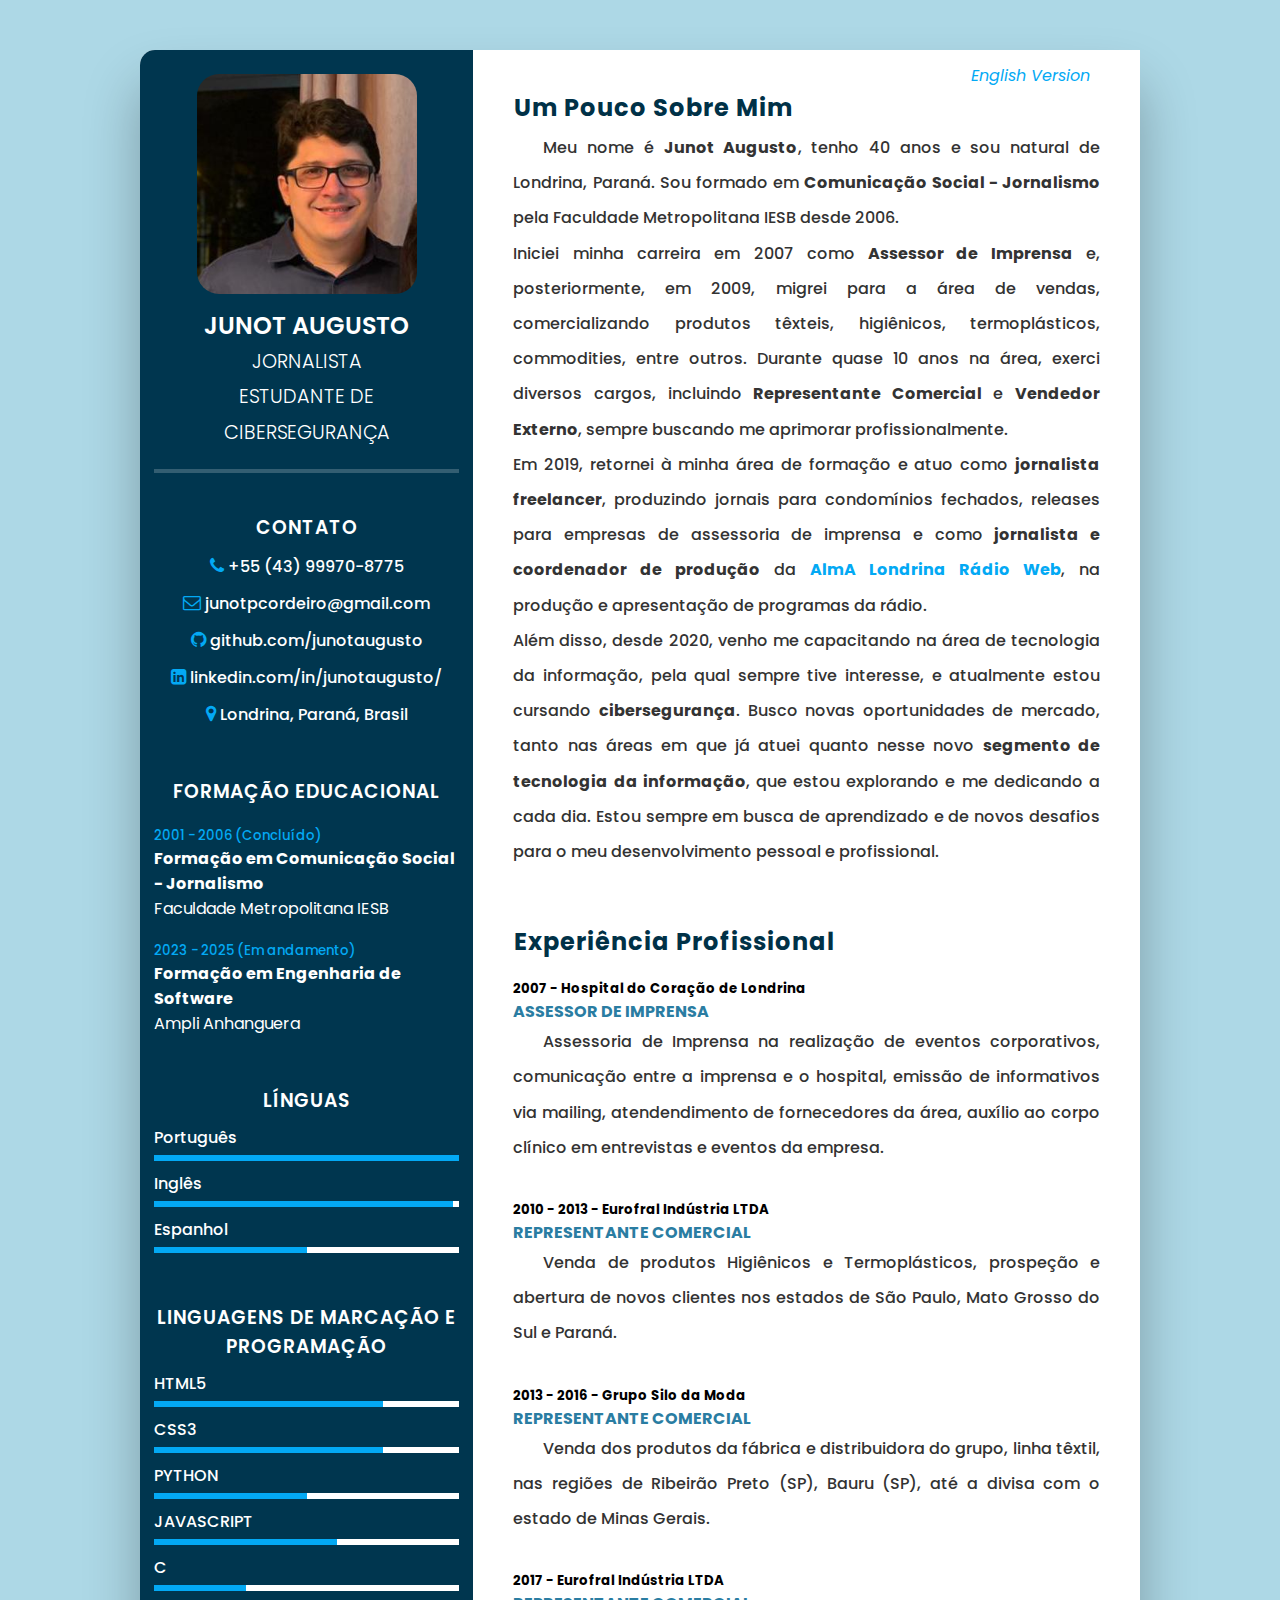
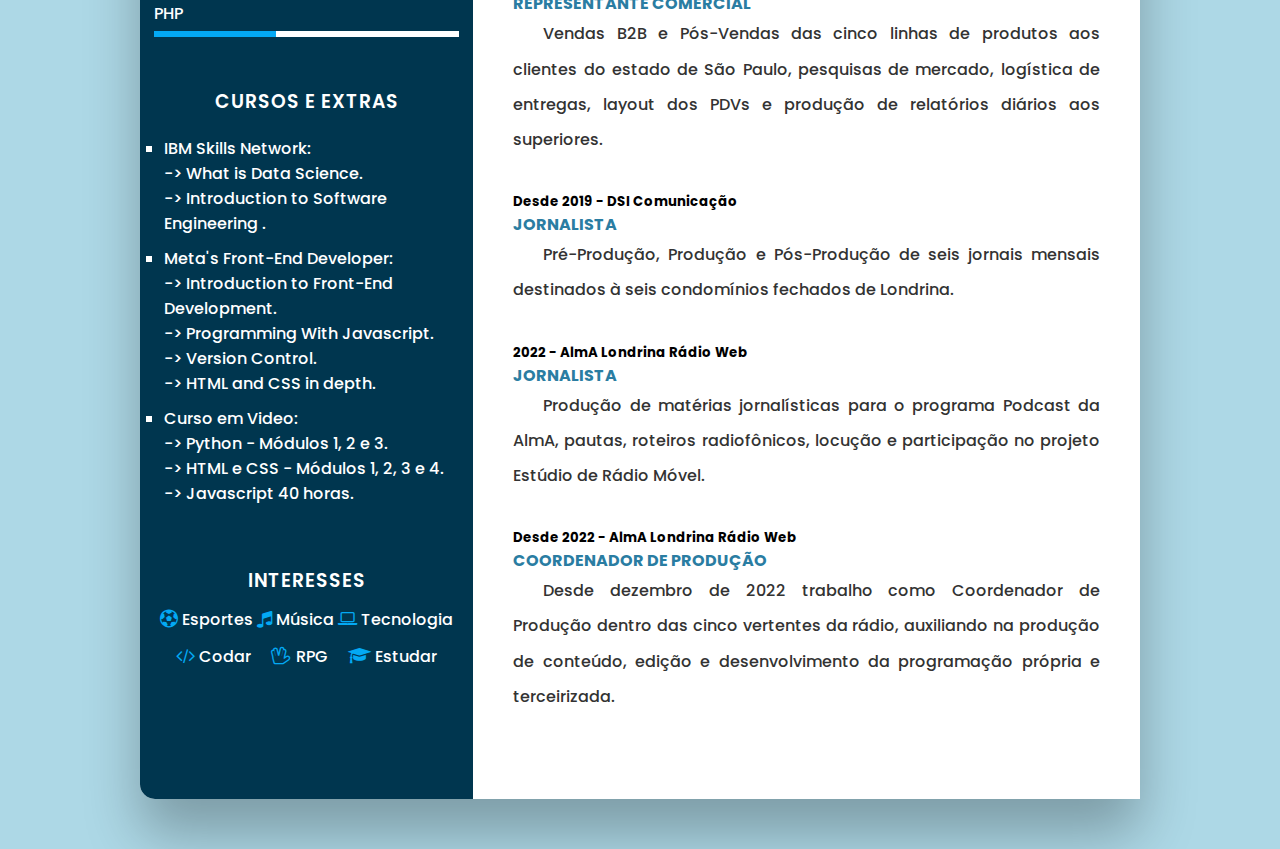
<file: index.html>
<!DOCTYPE html>
<html lang="pt-br">
<head>
    <meta charset="UTF-8">
    <meta http-equiv="X-UA-Compatible" content="IE=edge">
    <meta name="viewport" content="width=device-width, initial-scale=1.0">
    <title>Portfólio</title>
    <link rel="stylesheet" href="https://cdnjs.cloudflare.com/ajax/libs/font-awesome/4.7.0/css/font-awesome.css" integrity="sha512-5A8nwdMOWrSz20fDsjczgUidUBR8liPYU+WymTZP1lmY9G6Oc7HlZv156XqnsgNUzTyMefFTcsFH/tnJE/+xBg==" crossorigin="anonymous" referrerpolicy="no-referrer" />
    <link rel="stylesheet" href="style.css">
</head>
<body>
    <div class="container">
        <div class="left_side">
            <div class="profileText">
                <div class="imgBx">
                    <a href="https://github.com/junotaugusto" target="_blank" title="Junot Augusto"><img src="imagens/foto-whatsapp.jpeg" alt="Foto de Perfil Junot"></a>
                </div>
                <h2>Junot Augusto<br><span>Jornalista</span><br><span>Estudante de Cibersegurança</span></h2>
                
            </div>
            <div class="contactInfo" style="text-align: center;">
                <h3 class="title">Contato</h3>
                <ul>
                    <li>
                        <span class="icon"><i class="fa fa-phone" aria-hidden="true"></i></span>
                        <a href="https://wa.me/+5543999708775" target="_blank"><span class="text">+55 (43) 99970-8775</span></a>
                    </li>
                    <li>
                        <span class="icon"><i class="fa fa-envelope-o" aria-hidden="true"></i></span>
                        <a href="mailto:junotpcordeiro@gmail.com" target="_blank"><span class="text">junotpcordeiro@gmail.com</span></a>
                    </li>
                    <li>
                        <span class="icon"><i class="fa fa-github" aria-hidden="true"></i></span>
                        <a href="https://github.com/junotaugusto"><span class="text">github.com/junotaugusto</span></a>
                    </li>
                    <li>
                        <span class="icon"><i class="fa fa-linkedin-square" aria-hidden="true"></i></span>
                        <span class="text">linkedin.com/in/junotaugusto/</span>
                    </li>
                    <li>
                        <span class="icon"><i class="fa fa-map-marker" aria-hidden="true"></i></span>
                        <span class="text">Londrina, Paraná, Brasil</span>
                    </li>
                </ul>
            </div>
            <div class="contactInfo education">
                <h3 class="title">Formação Educacional</h3>
                <ul>
                    <li>
                        <h5>2001 - 2006 (Concluído)</h5>
                        <h4>Formação em Comunicação Social - Jornalismo</h4>
                        <h4>Faculdade Metropolitana IESB</h4>
                    </li>
                    <li>
                        <h5>2023 - 2025 (Em andamento)</h5>
                        <h4>Formação em Engenharia de Software</h4>
                        <h4>Ampli Anhanguera</h4>
                    </li>
                </ul>
            </div>
            <div class="contactInfo language">
                <h3 class="title">Línguas</h3>
                <ul>
                    <li>
                        <span class="text">Português</span>
                        <span class="percent">
                            <div style="width: 100%;"></div>
                        </span>
                    </li>
                    <li>
                        <span class="text">Inglês</span>
                        <span class="percent">
                            <div style="width: 98%;"></div>
                        </span>
                    </li>
                    <li>
                        <span class="text">Espanhol</span>
                        <span class="percent">
                            <div style="width: 50%;"></div>
                        </span>
                    </li>
                </ul>
            </div> 
            <div class="contactInfo language">
                <h3 class="title">Linguagens de marcação e programação</h3>
                <ul>
                    <li>
                        <span class="text">HTML5</span>
                        <span class="percent">
                            <div style="width: 75%;"></div>
                        </span>
                    </li>
                    <li>
                        <span class="text">CSS3</span>
                        <span class="percent">
                            <div style="width: 75%;"></div>
                        </span>
                    </li>
                    <li>
                        <span class="text">PYTHON</span>
                        <span class="percent">
                            <div style="width: 50%;"></div>
                        </span>
                    </li>
                    <li>
                        <span class="text">JAVASCRIPT</span>
                        <span class="percent">
                            <div style="width: 60%;"></div>
                        </span>
                    </li>
                    <li>
                        <span class="text">C</span>
                        <span class="percent">
                            <div style="width: 30%;"></div>
                        </span>
                    </li>
                    <li>
                        <span class="text">PHP</span>
                        <span class="percent">
                            <div style="width: 40%;"></div>
                        </span>
                    </li>
                </ul>
            </div>

            <div class="contactInfo language">
                <h3 class="title">CURSOS E EXTRAS</h3>
                <ul style="padding: 10px;">
                    <li style="list-style-type: square; color: white">
                        <span>IBM Skills Network:<br>-> What is Data Science.<br>-> Introduction to Software Engineering .</span>
                    </li>
                    <li style="list-style-type: square; color: white">
                        <span class="text">Meta's Front-End Developer:<br> -> Introduction to Front-End Development.<br>-> Programming With Javascript.<br>-> Version Control.<br>-> HTML and CSS in depth.</span>
                    </li>
                    <li style="list-style-type: square; color: white">
                        <span class="text">Curso em Video:<br>-> Python - Módulos 1, 2 e 3.<br>-> HTML e CSS - Módulos 1, 2, 3 e 4.<br>-> Javascript 40 horas. </span>
                    </li>
                </ul>
            </div>
            
            <div class="contactInfo language">
                <h3 class="title">Interesses</h3>
                <ul>
                    <li style="text-align: center;">
                        <span class="icon"><i class="fa fa-futbol-o" aria-hidden="true"></i></span>
                        <span class="text">Esportes </span>
                        <span class="icon"><i class="fa fa-music" aria-hidden="true"></i></span>
                        <span class="text">Música </span>
                        <span class="icon"><i class="fa fa-laptop" aria-hidden="true"></i></i></span>
                        <span class="text">Tecnologia</span>
                    </li>
                    <li style="text-align: center;">
                        <span class="icon"><i class="fa fa-code" aria-hidden="true"></i></i></span>
                        <span class="text">Codar </span> &nbsp;&nbsp;&nbsp;
                        <span class="icon"><i class="fa fa-hand-spock-o" aria-hidden="true"></i></span>
                        <span class="text"> RPG</span>&nbsp;&nbsp;&nbsp;&nbsp;
                        <span class="icon"></i><i class="fa fa-graduation-cap" aria-hidden="true"></i></span>
                        <span class="text">Estudar</span>
                    </li>
                </ul>
            </div>
                   
        </div>
        <div class="right_side">
            <div class="ingles"><a href="e-version.html"><i>English Version</i></a></div>
            <div class="about">
                <a href="CV-JUNOTAUGUSTO-2023.docx" target="_blank" title="Currículo Junot Augusto 2022">
                    <h2 class="title2" style="margin-bottom: 5px;">Um pouco sobre mim</h2>
                </a>
                <p>
                    Meu nome é <strong>Junot Augusto</strong>, tenho 40 anos e sou natural de Londrina, Paraná. Sou formado em <strong>Comunicação Social - Jornalismo</strong> pela Faculdade Metropolitana IESB desde 2006.<br>
                    Iniciei minha carreira em 2007 como <strong>Assessor de Imprensa</strong> e, posteriormente, em 2009, migrei para a área de vendas, comercializando produtos têxteis, higiênicos, termoplásticos, commodities, entre outros. Durante quase 10 anos na área, exerci diversos cargos, incluindo <strong>Representante Comercial</strong> e <strong>Vendedor Externo</strong>, sempre buscando me aprimorar profissionalmente.<br>
                    Em 2019, retornei à minha área de formação e atuo como <strong>jornalista freelancer</strong>, produzindo jornais para condomínios fechados, releases para empresas de assessoria de imprensa e como <strong>jornalista e coordenador de produção</strong> da <strong><a href="https://almalondrina.com.br/" target="_blank">AlmA Londrina Rádio Web</a></strong>, na produção e apresentação de programas da rádio. <br>
                    Além disso, desde 2020, venho me capacitando na área de tecnologia da informação, pela qual sempre tive interesse, e atualmente estou cursando <strong>cibersegurança</strong>.
                    Busco novas oportunidades de mercado, tanto nas áreas em que já atuei quanto nesse novo <strong>segmento de tecnologia da informação</strong>, que estou explorando e me dedicando a cada dia. Estou sempre em busca de aprendizado e de novos desafios para o meu desenvolvimento pessoal e profissional.
                </p>
            </div>
            <div class="about">
                <h2 class="title2" style="width: 322px; text-align: center; margin-bottom: 5px;" >Experiência Profissional</h2>
                <div class="box">
                    <div class="year_company">
                        <h5>2007 - Hospital do Coração de Londrina</h5>
                        <div class="text">
                            <h4>Assessor de Imprensa</h4>
                            <p>Assessoria de Imprensa na realização de eventos corporativos, comunicação entre a imprensa e o hospital, emissão de informativos via mailing, atendendimento de fornecedores da área, auxílio ao corpo clínico em entrevistas e eventos da empresa.</p>
                        </div>
                        <h5>2010 - 2013 - Eurofral Indústria LTDA</h5>
                        <div class="text">
                            <h4>Representante Comercial</h4>
                            <p>Venda de produtos Higiênicos e Termoplásticos, prospeção e abertura de novos clientes nos estados de São Paulo, Mato Grosso do Sul e Paraná.</p>
                        </div>
                        <h5>2013 - 2016 - Grupo Silo da Moda</h5>
                        <div class="text">
                            <h4>Representante Comercial</h4>
                            <p>Venda dos produtos da fábrica e distribuidora do grupo, linha têxtil, nas regiões de Ribeirão Preto (SP), Bauru (SP), até a divisa com o estado de Minas Gerais.</p>
                        </div>
                        <h5>2017 - Eurofral Indústria LTDA</h5>
                        <div class="text">
                            <h4>Representante Comercial</h4>
                            <p>Vendas B2B e Pós-Vendas das cinco linhas de produtos aos clientes do estado de São Paulo, pesquisas de mercado, logística de entregas, layout dos PDVs e produção de relatórios diários aos superiores.</p>
                        </div>
                        <h5>Desde 2019 - DSI Comunicação</h5>
                        <div class="text">
                            <h4>Jornalista</h4>
                            <p>Pré-Produção, Produção e Pós-Produção de seis jornais mensais destinados à seis condomínios fechados de Londrina.</p>
                        </div>
                        <h5>2022 - AlmA Londrina Rádio Web</h5>
                        <div class="text">
                            <h4>Jornalista</h4>
                            <p>Produção de matérias jornalísticas para o programa Podcast da AlmA, pautas, roteiros radiofônicos, locução e participação no projeto Estúdio de Rádio Móvel.</p>
                        </div>
                        <h5>Desde 2022 - AlmA Londrina Rádio Web</h5>
                        <div class="text">
                            <h4>Coordenador de Produção</h4>
                            <p>Desde dezembro de 2022 trabalho como Coordenador de Produção dentro das cinco vertentes da rádio, auxiliando na produção de conteúdo, edição e desenvolvimento da programação própria e terceirizada.</p>
                        </div>
                    </div>
                </div>
            </div>
        </div>
    </div>
            
        
</body>
</html>
</file>
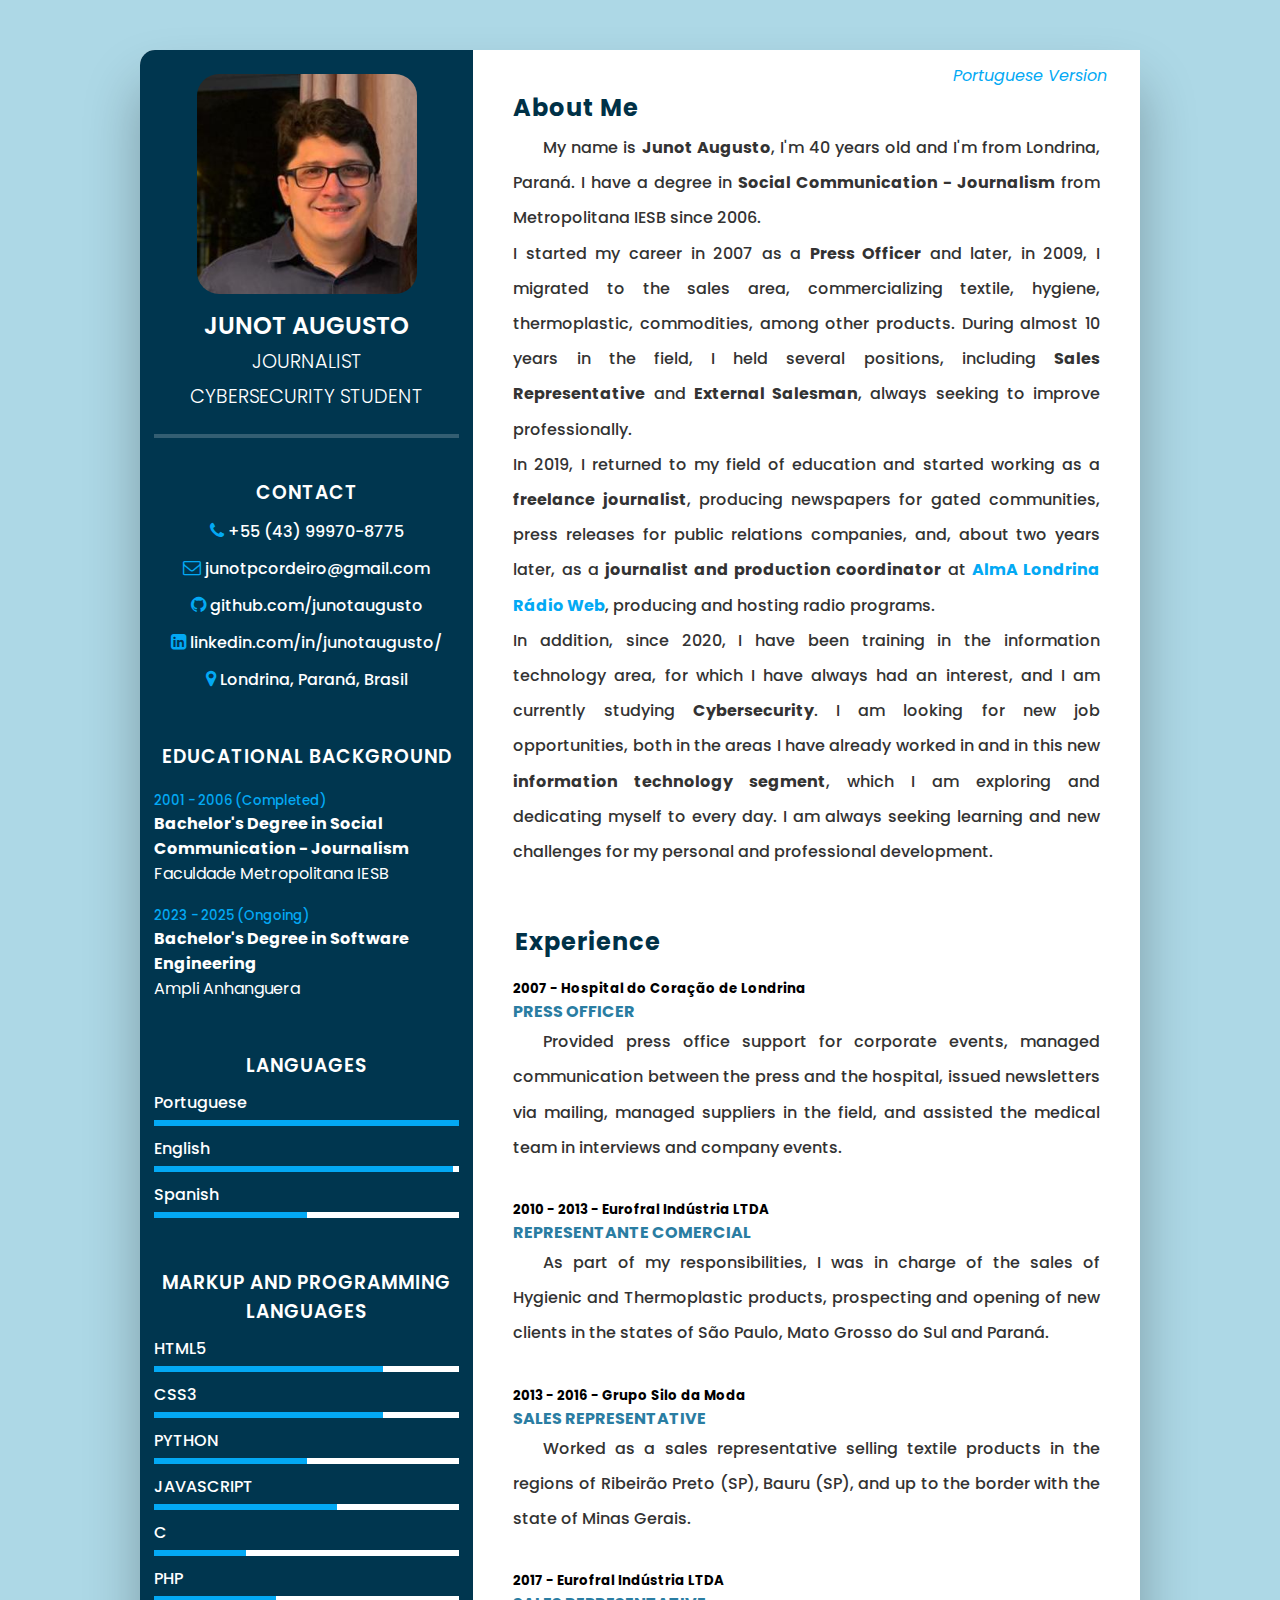
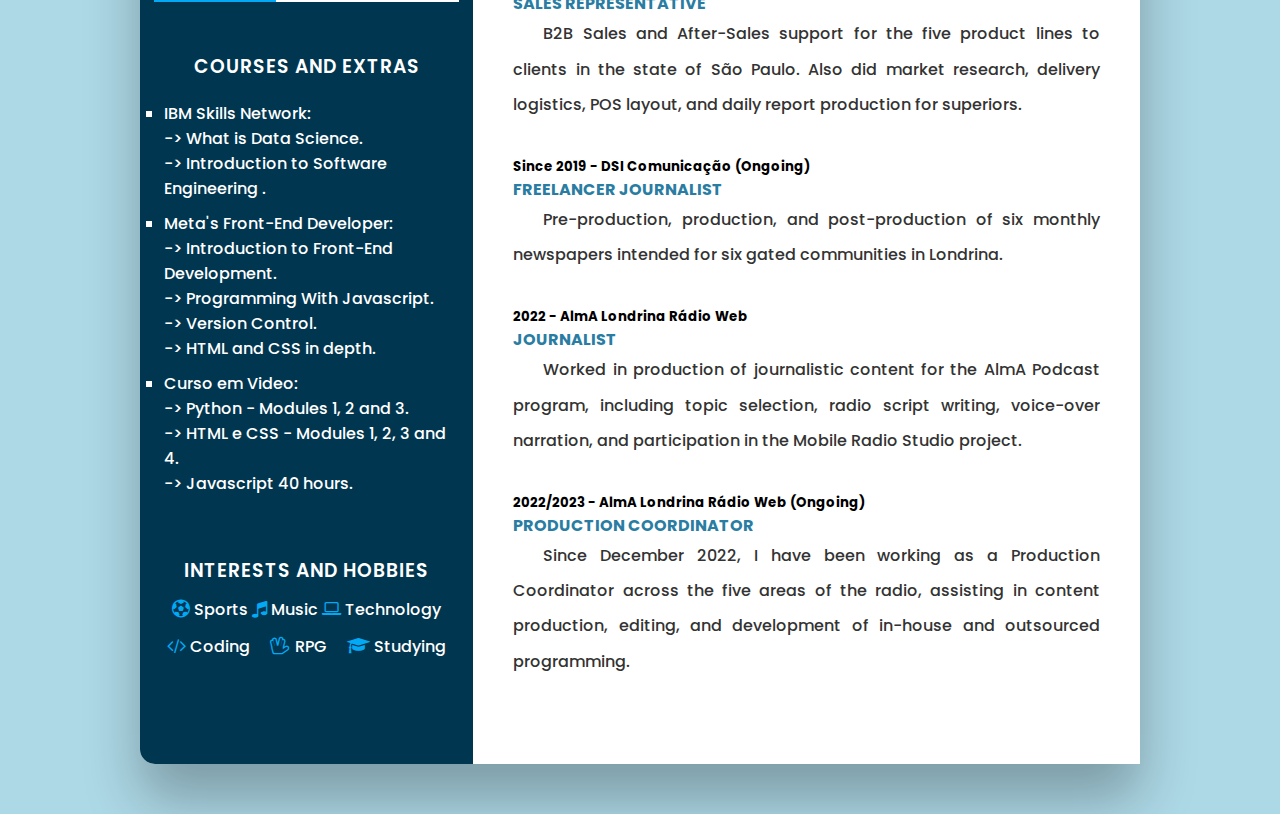
<file: e-version.html>
<!DOCTYPE html>
<html lang="pt-br">
<head>
    <meta charset="UTF-8">
    <meta http-equiv="X-UA-Compatible" content="IE=edge">
    <meta name="viewport" content="width=device-width, initial-scale=1.0">
    <title>Portfolio</title>
    <link rel="stylesheet" href="https://cdnjs.cloudflare.com/ajax/libs/font-awesome/4.7.0/css/font-awesome.css" integrity="sha512-5A8nwdMOWrSz20fDsjczgUidUBR8liPYU+WymTZP1lmY9G6Oc7HlZv156XqnsgNUzTyMefFTcsFH/tnJE/+xBg==" crossorigin="anonymous" referrerpolicy="no-referrer" />
    <link rel="stylesheet" href="style.css">
</head>
<body>
    <div class="container">
        <div class="left_side">
            <div class="profileText">
                <div class="imgBx">
                    <a href="https://github.com/junotaugusto" target="_blank" title="Junot Augusto"><img src="imagens/foto-whatsapp.jpeg" alt="Foto de Perfil Junot"></a>
                </div>
                <h2>Junot Augusto<br><span>Journalist</span><br><span>Cybersecurity Student</span></h2>
                
            </div>
            <div class="contactInfo" style="text-align: center;">
                <h3 class="title">Contact</h3>
                <ul>
                    <li>
                        <span class="icon"><i class="fa fa-phone" aria-hidden="true"></i></span>
                        <a href="https://wa.me/+5543999708775" target="_blank"><span class="text">+55 (43) 99970-8775</span></a>
                    </li>
                    <li>
                        <span class="icon"><i class="fa fa-envelope-o" aria-hidden="true"></i></span>
                        <a href="mailto:junotpcordeiro@gmail.com" target="_blank"><span class="text">junotpcordeiro@gmail.com</span></a>
                    </li>
                    <li>
                        <span class="icon"><i class="fa fa-github" aria-hidden="true"></i></span>
                        <a href="https://github.com/junotaugusto"><span class="text">github.com/junotaugusto</span></a>
                    </li>
                    <li>
                        <span class="icon"><i class="fa fa-linkedin-square" aria-hidden="true"></i></span>
                        <span class="text">linkedin.com/in/junotaugusto/</span>
                    </li>
                    <li>
                        <span class="icon"><i class="fa fa-map-marker" aria-hidden="true"></i></span>
                        <span class="text">Londrina, Paraná, Brasil</span>
                    </li>
                </ul>
            </div>
            <div class="contactInfo education">
                <h3 class="title">Educational Background</h3>
                <ul>
                    <li>
                        <h5>2001 - 2006 (Completed)</h5>
                        <h4>Bachelor's Degree in Social Communication - Journalism</h4>
                        <h4>Faculdade Metropolitana IESB</h4>
                    </li>
                    <li>
                        <h5>2023 - 2025 (Ongoing)</h5>
                        <h4>Bachelor's Degree in Software Engineering</h4>
                        <h4>Ampli Anhanguera</h4>
                    </li>
                </ul>
            </div>
            <div class="contactInfo language">
                <h3 class="title">Languages</h3>
                <ul>
                    <li>
                        <span class="text">Portuguese</span>
                        <span class="percent">
                            <div style="width: 100%;"></div>
                        </span>
                    </li>
                    <li>
                        <span class="text">English</span>
                        <span class="percent">
                            <div style="width: 98%;"></div>
                        </span>
                    </li>
                    <li>
                        <span class="text">Spanish</span>
                        <span class="percent">
                            <div style="width: 50%;"></div>
                        </span>
                    </li>
                </ul>
            </div> 
            <div class="contactInfo language">
                <h3 class="title">Markup and Programming Languages</h3>
                <ul>
                    <li>
                        <span class="text">HTML5</span>
                        <span class="percent">
                            <div style="width: 75%;"></div>
                        </span>
                    </li>
                    <li>
                        <span class="text">CSS3</span>
                        <span class="percent">
                            <div style="width: 75%;"></div>
                        </span>
                    </li>
                    <li>
                        <span class="text">PYTHON</span>
                        <span class="percent">
                            <div style="width: 50%;"></div>
                        </span>
                    </li>
                    <li>
                        <span class="text">JAVASCRIPT</span>
                        <span class="percent">
                            <div style="width: 60%;"></div>
                        </span>
                    </li>
                    <li>
                        <span class="text">C</span>
                        <span class="percent">
                            <div style="width: 30%;"></div>
                        </span>
                    </li>
                    <li>
                        <span class="text">PHP</span>
                        <span class="percent">
                            <div style="width: 40%;"></div>
                        </span>
                    </li>
                </ul>
            </div>

            <div class="contactInfo language">
                <h3 class="title">COURSES AND EXTRAS</h3>
                <ul style="padding: 10px;">
                    <li style="list-style-type: square; color: white">
                        <span>IBM Skills Network:<br>-> What is Data Science.<br>-> Introduction to Software Engineering .</span>
                    </li>
                    <li style="list-style-type: square; color: white">
                        <span class="text">Meta's Front-End Developer:<br> -> Introduction to Front-End Development.<br>-> Programming With Javascript.<br>-> Version Control.<br>-> HTML and CSS in depth.</span>
                    </li>
                    <li style="list-style-type: square; color: white">
                        <span class="text">Curso em Video:<br>-> Python - Modules 1, 2 and 3.<br>-> HTML e CSS - Modules 1, 2, 3 and 4.<br>-> Javascript 40 hours. </span>
                    </li>
                </ul>
            </div>
            
            <div class="contactInfo language">
                <h3 class="title">Interests and Hobbies</h3>
                <ul>
                    <li style="text-align: center;">
                        <span class="icon"><i class="fa fa-futbol-o" aria-hidden="true"></i></span>
                        <span class="text">Sports </span>
                        <span class="icon"><i class="fa fa-music" aria-hidden="true"></i></span>
                        <span class="text">Music </span>
                        <span class="icon"><i class="fa fa-laptop" aria-hidden="true"></i></i></span>
                        <span class="text">Technology</span>
                    </li>
                    <li style="text-align: center;">
                        <span class="icon"><i class="fa fa-code" aria-hidden="true"></i></i></span>
                        <span class="text">Coding </span> &nbsp;&nbsp;&nbsp;
                        <span class="icon"><i class="fa fa-hand-spock-o" aria-hidden="true"></i></span>
                        <span class="text"> RPG</span>&nbsp;&nbsp;&nbsp;&nbsp;
                        <span class="icon"></i><i class="fa fa-graduation-cap" aria-hidden="true"></i></span>
                        <span class="text">Studying</span>
                    </li>
                </ul>
            </div>
                   
        </div>
        <div class="right_side">
            <div class="ingles"><a href="index.html"><i>Portuguese Version</i></a></div>
            <div class="about">
                <a href="RESUME JUNOT AUGUSTO.dotx" target="_blank" title="Currículo Junot Augusto 2022">
                    <h2 class="title2" style="margin-bottom: 5px; text-align: left; width: 130px;">About me</h2>
                </a>
                <p>
                    My name is <strong>Junot Augusto</strong>, I'm 40 years old and I'm from Londrina, Paraná. I have a degree in <strong>Social Communication - Journalism</strong> from Metropolitana IESB since 2006.<br>
                    I started my career in 2007 as a <strong>Press Officer</strong> and later, in 2009, I migrated to the sales area, commercializing textile, hygiene, thermoplastic, commodities, among other products. During almost 10 years in the field, I held several positions, including <strong>Sales Representative</strong> and <strong>External Salesman</strong>, always seeking to improve professionally.<br>
                    In 2019, I returned to my field of education and started working as a <strong>freelance journalist</strong>, producing newspapers for gated communities, press releases for public relations companies, and, about two years later, as a <strong>journalist and production coordinator</strong> at <strong><a href="https://almalondrina.com.br/" target="_blank">AlmA Londrina Rádio Web</a></strong>, producing and hosting radio programs. <br>
                    In addition, since 2020, I have been training in the information technology area, for which I have always had an interest, and I am currently studying <strong>Cybersecurity</strong>.
                    I am looking for new job opportunities, both in the areas I have already worked in and in this new <strong>information technology segment</strong>, which I am exploring and dedicating myself to every day. I am always seeking learning and new challenges for my personal and professional development.
                </p>
            </div>
            <div class="about">
                <h2 class="title2" style="width: 322px; text-align: center; margin-bottom: 5px; width: 150px;">Experience</h2>
                <div class="box">
                    <div class="year_company">
                        <h5>2007 - Hospital do Coração de Londrina</h5>
                        <div class="text">
                            <h4>Press Officer</h4>
                            <p>Provided press office support for corporate events, managed communication between the press and the hospital, issued newsletters via mailing, managed suppliers in the field, and assisted the medical team in interviews and company events.</p>
                        </div>
                        <h5>2010 - 2013 - Eurofral Indústria LTDA</h5>
                        <div class="text">
                            <h4>Representante Comercial</h4>
                            <p>As part of my responsibilities, I was in charge of the sales of Hygienic and Thermoplastic products, prospecting and opening of new clients in the states of São Paulo, Mato Grosso do Sul and Paraná.
                            </p>
                        </div>
                        <h5>2013 - 2016 - Grupo Silo da Moda</h5>
                        <div class="text">
                            <h4>Sales Representative</h4>
                            <p>Worked as a sales representative selling textile products in the regions of Ribeirão Preto (SP), Bauru (SP), and up to the border with the state of Minas Gerais.
                            </p>
                        </div>
                        <h5>2017 - Eurofral Indústria LTDA</h5>
                        <div class="text">
                            <h4>Sales Representative</h4>
                            <p>B2B Sales and After-Sales support for the five product lines to clients in the state of São Paulo. Also did market research, delivery logistics, POS layout, and daily report production for superiors.</p>
                        </div>
                        <h5>Since 2019 - DSI Comunicação (Ongoing)</h5>
                        <div class="text">
                            <h4>Freelancer Journalist</h4>
                            <p>Pre-production, production, and post-production of six monthly newspapers intended for six gated communities in Londrina.                            </p>
                        </div>
                        <h5>2022 - AlmA Londrina Rádio Web</h5>
                        <div class="text">
                            <h4>Journalist</h4>
                            <p>Worked in production of journalistic content for the AlmA Podcast program, including topic selection, radio script writing, voice-over narration, and participation in the Mobile Radio Studio project.</p>
                        </div>
                        <h5>2022/2023 - AlmA Londrina Rádio Web (Ongoing)</h5>
                        <div class="text">
                            <h4>Production Coordinator</h4>
                            <p>Since December 2022, I have been working as a Production Coordinator across the five areas of the radio, assisting in content production, editing, and development of in-house and outsourced programming.
                            </p>
                        </div>
                    </div>
                </div>
            </div>
        </div>
    </div>
            
        
</body>
</html>
</file>
<file: style.css>
@charset "UTF-8";
@import url('https://fonts.googleapis.com/css?family=Poppins:200,300,400,500,600,700,800,900&display=swap');

* {
    margin: 0px;
    padding: 0px;
    box-sizing: border-box;
    font-family: 'Poppins', sans-serif;
}

body {
    background-color: lightblue;
    display: flex;
    justify-content: center;
    align-items: center;
    min-height: 100vh;
}


.container {
    position: relative;
    width: 100%;
    max-width: 1000px;
    min-height: 1000px;
    background: white;
    margin: 50px;
    display: grid;
    grid-template-columns: 1fr 2fr;
    box-shadow: 0px 35px 55px rgba(0, 0, 0, 0.28);
    border-radius: 15px;
}

.container .left_side {
    position: relative;
    background-color:#00364f;
    padding: 14px;
    border-radius: 15px 0px 0px 15px;
    padding-bottom: 0px;
}

.container .right_side{
    position: relative;
    background: white;
    padding: 40px;
    margin-bottom: 0px;
    padding-bottom: 0px;
}


.profileText {
    position: relative;
    display: flex;
    flex-direction: column;
    align-items: center;
    padding-bottom: 20px;
    border-bottom: 4px solid rgba(255,255,255,0.2);
}

.profileText .imgBx {
    position: relative;
    width: 220px;
    height: 220px;
    border-radius: 10%;
    overflow: hidden;
    margin-top: 10px;
}

.profileText .imgBx img{
    position: absolute;
    top: 0;
    left: 0;
    width: 100%;
    height: 100%;
    object-fit: cover;
}

.profileText .imgBx:hover {
    transition: 2s;
    transform: scale(1.2);
    cursor: pointer;
}

.profileText h2 {
    color: #fff;
    font-size: 1.5em;
    margin-top: 15px;
    text-align: center;
    text-transform: uppercase ;
    font-weight: 600;
    line-height: 1.4em;
}

.profileText h2 span {
    font-size: 0.8em;
    font-weight: 300;
}

.contactInfo {
    padding-top: 40px;
}

.contactInfo ul {
    position: relative;
}

.contactInfo ul li {
    position: relative;
    list-style: none;
    margin: 10px 0 ;
    cursor: pointer;
}

.contactInfo ul li .icon {
    display: inline-block;
    width: 30 px;
    font-size: 18px;
    color: #03a9f4;
    
}

.contactInfo ul li span {
    color: #fff;
    font-weight: 500;
}

.contactInfo.education li {
    margin-top: 20px;
}

.contactInfo.education h5 {
    color: #03a9f4;
    font-weight: 500;
}

.contactInfo.education h4:nth-child(2){
    color: #fff;
    font-weight: 700;
}

.contactInfo.education h4{
    color: #fff;
    font-weight: 400;
}

.contactInfo.language .percent {
    position: relative;
    width: 100%;
    height: 6px;
    background: #ffffff; 
    display: block;
    margin-top: 5px;
}

.contactInfo.language .percent div{
    position: absolute;
    top: 0;
    left: 0;
    height: 100%;
    background: #03a9f4;
}
.ingles {
    text-align: center;
    width: 200px;
    position: absolute;
    top: 0;
    right: 0;
    margin-right: 10px;
    margin-top: 10px;
    border-radius: 8px;
    padding: 3px;
}
.ingles:hover {
    background-color:#003147;
    transition: 1.5s;
}
.title {
    color: #fff;
    text-transform: uppercase;
    font-weight: 600;
    letter-spacing: 1px;
    margin-bottom: 20 px;
    text-align: center;
}

.about {
    margin-bottom: 50px;
}

.abou:last-child{
    margin-bottom: 0;
}

.title2 {
    color: #003147;
    text-transform: capitalize;
    text-indent: 0px;
    letter-spacing: 1px;
    text-align: center;
    width: 280px;
    text-decoration: none;

}

a {
    text-decoration: none;
    cursor: pointer;
    color: #03a9f4;
}
.title2:hover {
    background-color: #003147;
    color: white;
    width: 280px;
    text-align: center;
    transition: 1s;
    border-radius: 10px;
    text-decoration: none;
}

p {
    color: #333;
    padding-bottom: 5px;
    text-align: justify;
    line-height: 2.2em;
    text-indent: 30px;
    font-weight: 500;
}

p:hover {
    transition: 0.8s;
    transform: scale(1.03);
    background-color: #003147;
    color: white;
    border-radius: 5px;
    margin: 5px;
    cursor: pointer;
    padding: 5px;
}

.box  p {
    margin-bottom: 30px;
}

.about > .box {
    display: flex;
    flex-direction: row;
    margin: 20px 0px;
}

.about .box .year_company {
    font-weight: 600;
}

.about .box .text h4 {
    text-transform: uppercase;
    color: #2a7da2;
    font-size: 16px;
}



@media(max-width: 1000px)
{
    .container{
        margin: 10px;
        grid-template-columns: repeat(1,1fr);
    }
}

@media(max-width:600px)
{
    .about .box{
        flex-direction: column;
    }
}
</file>
